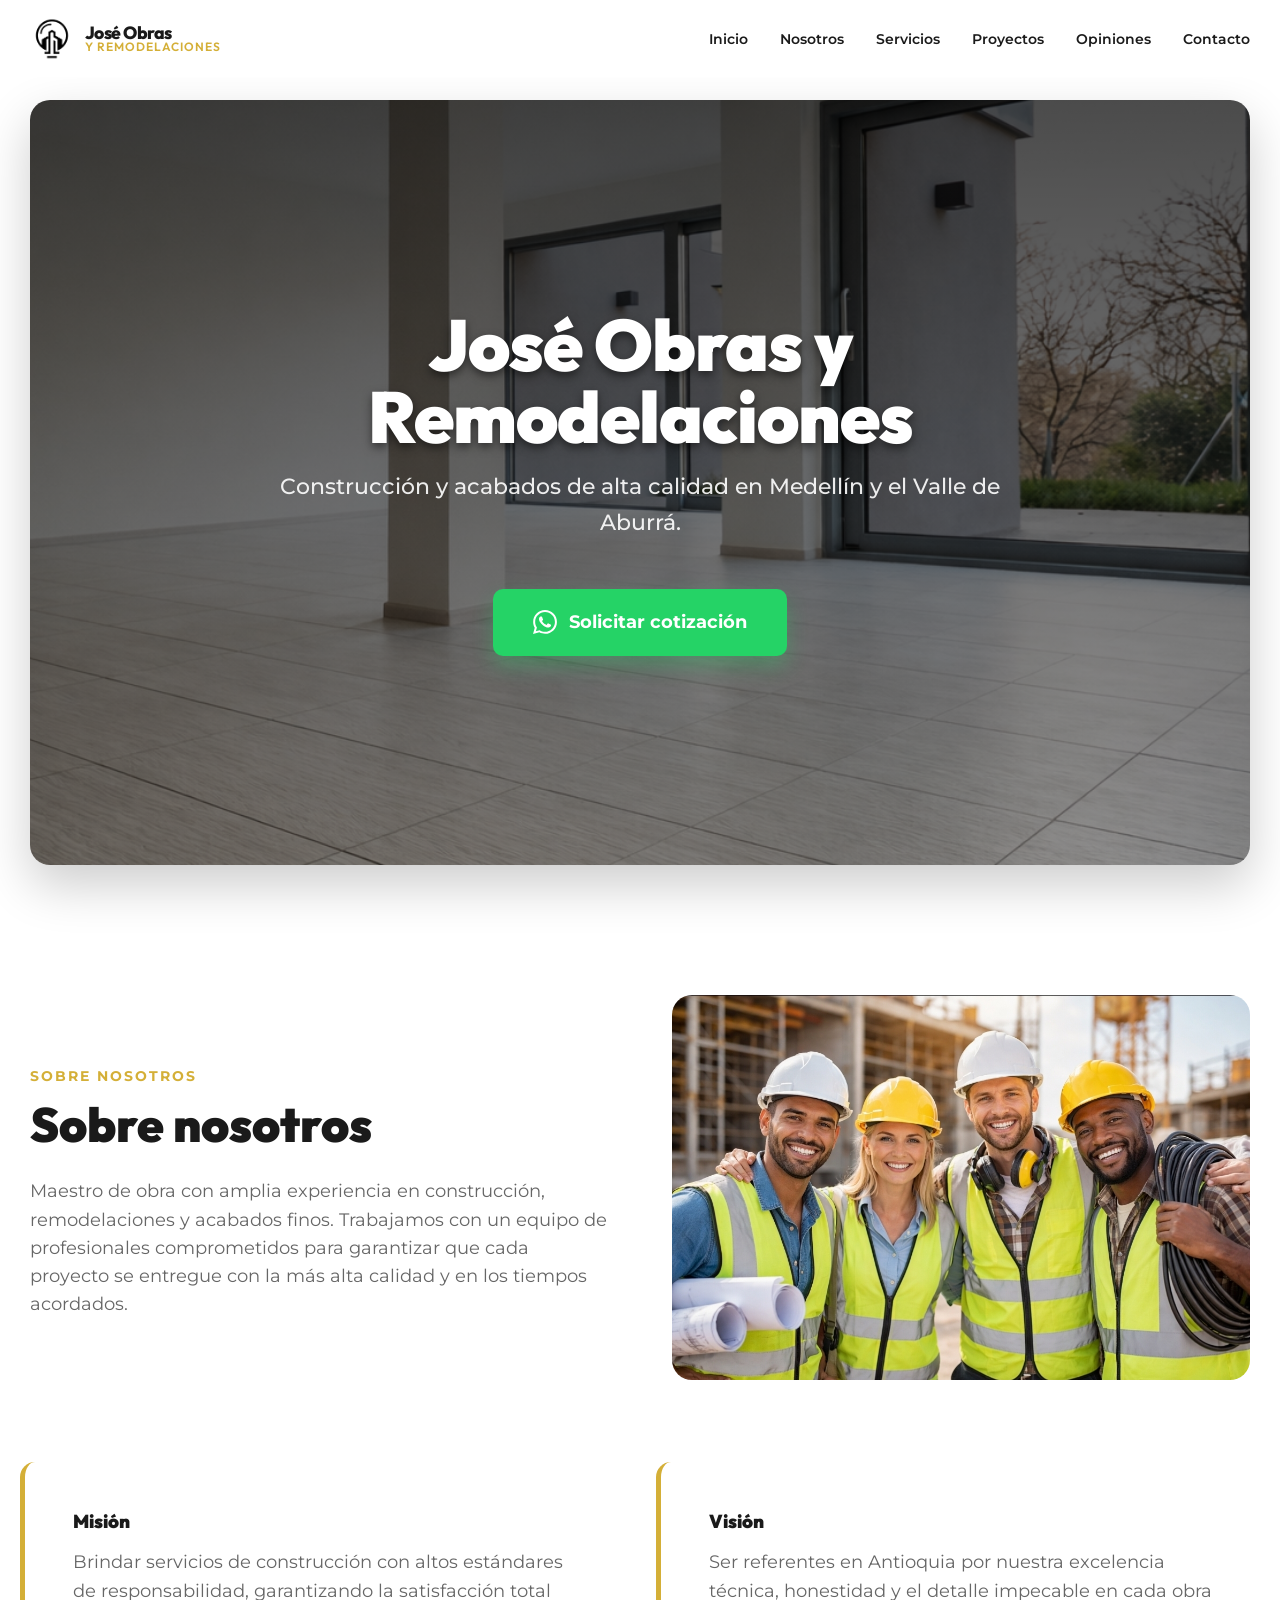
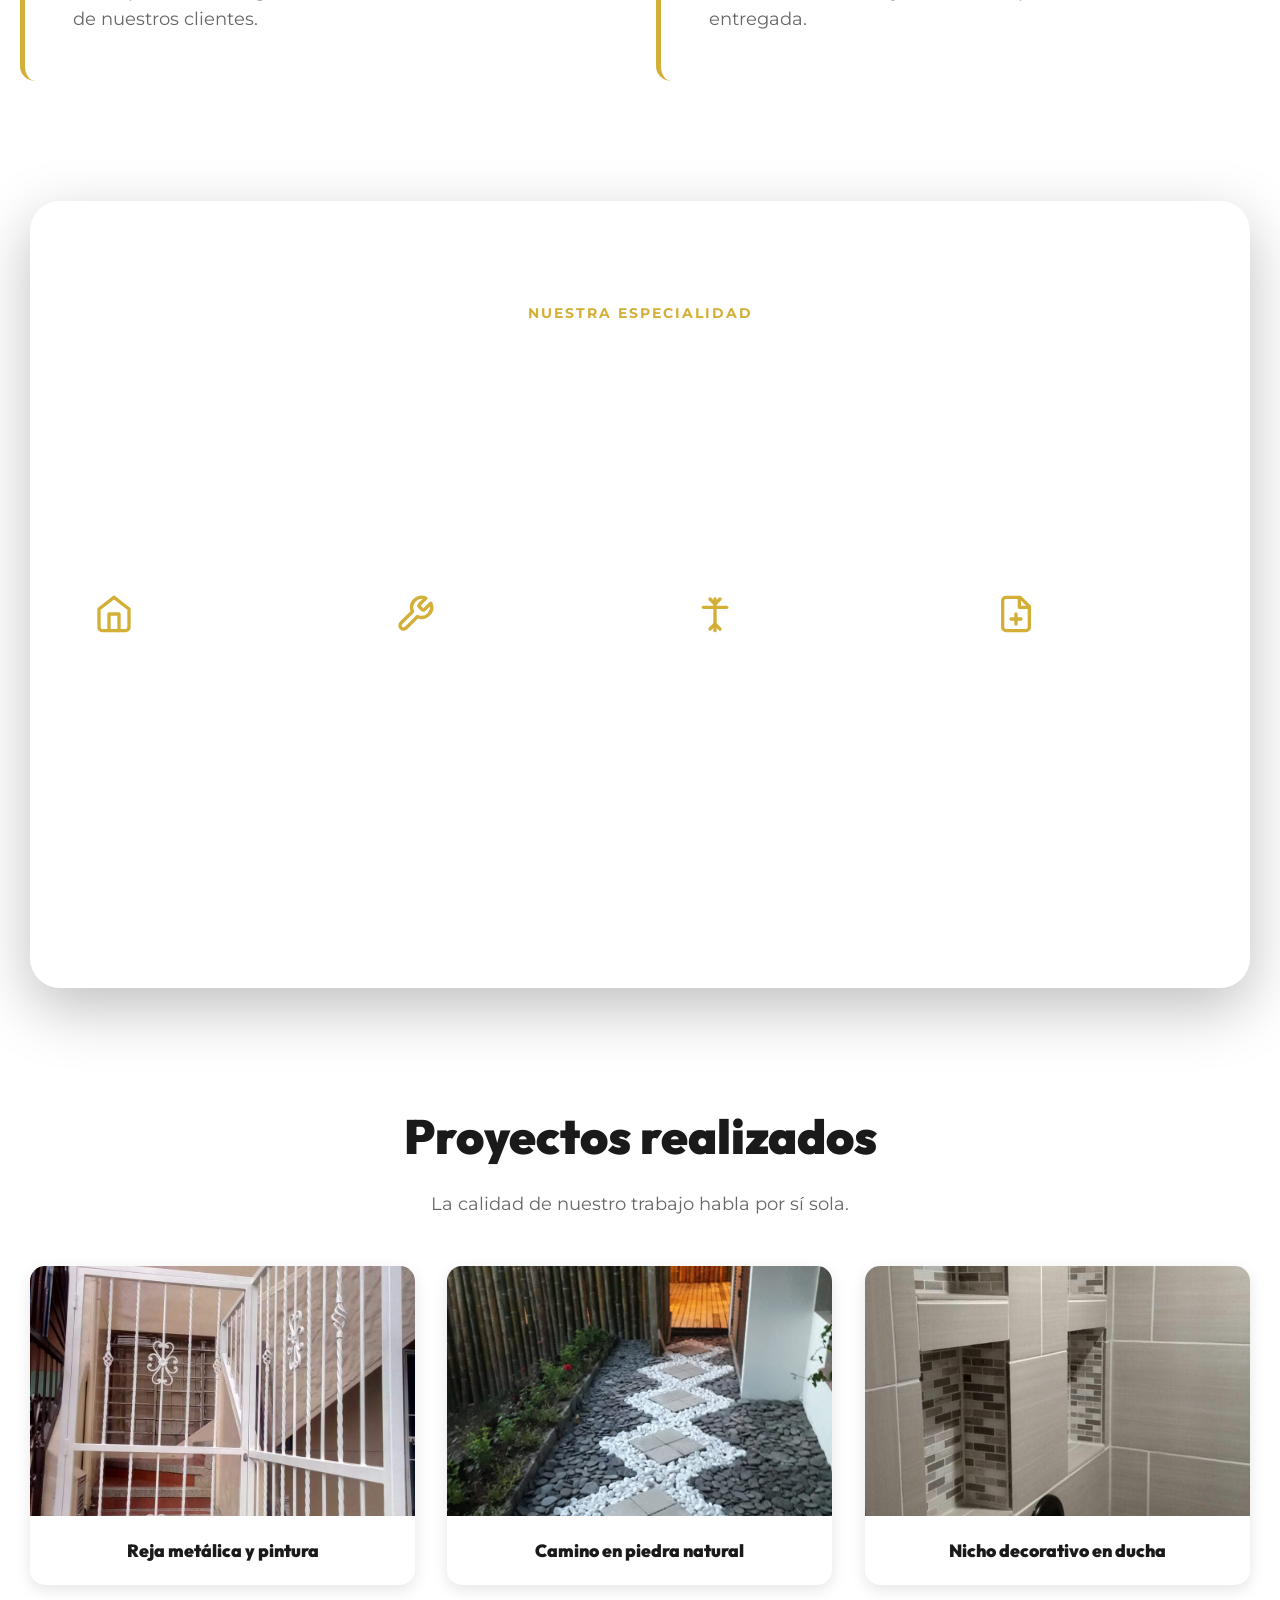
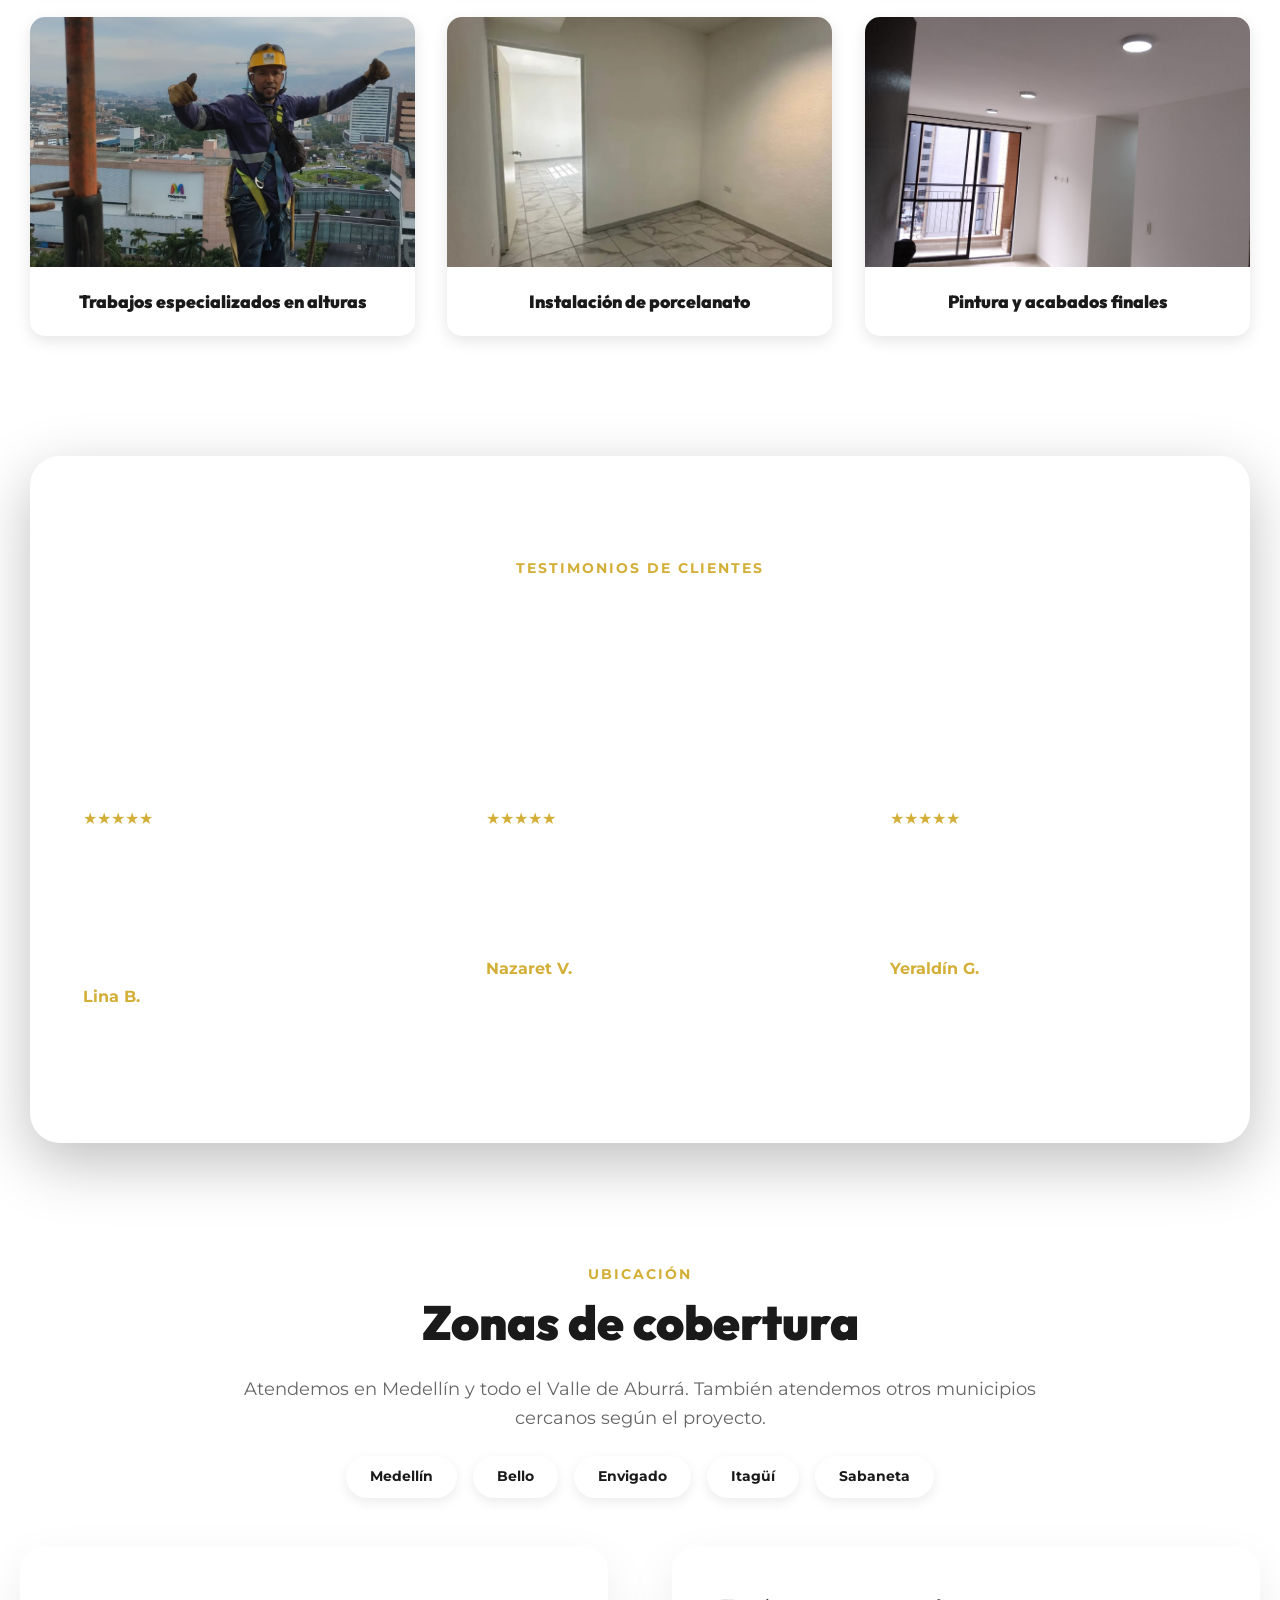
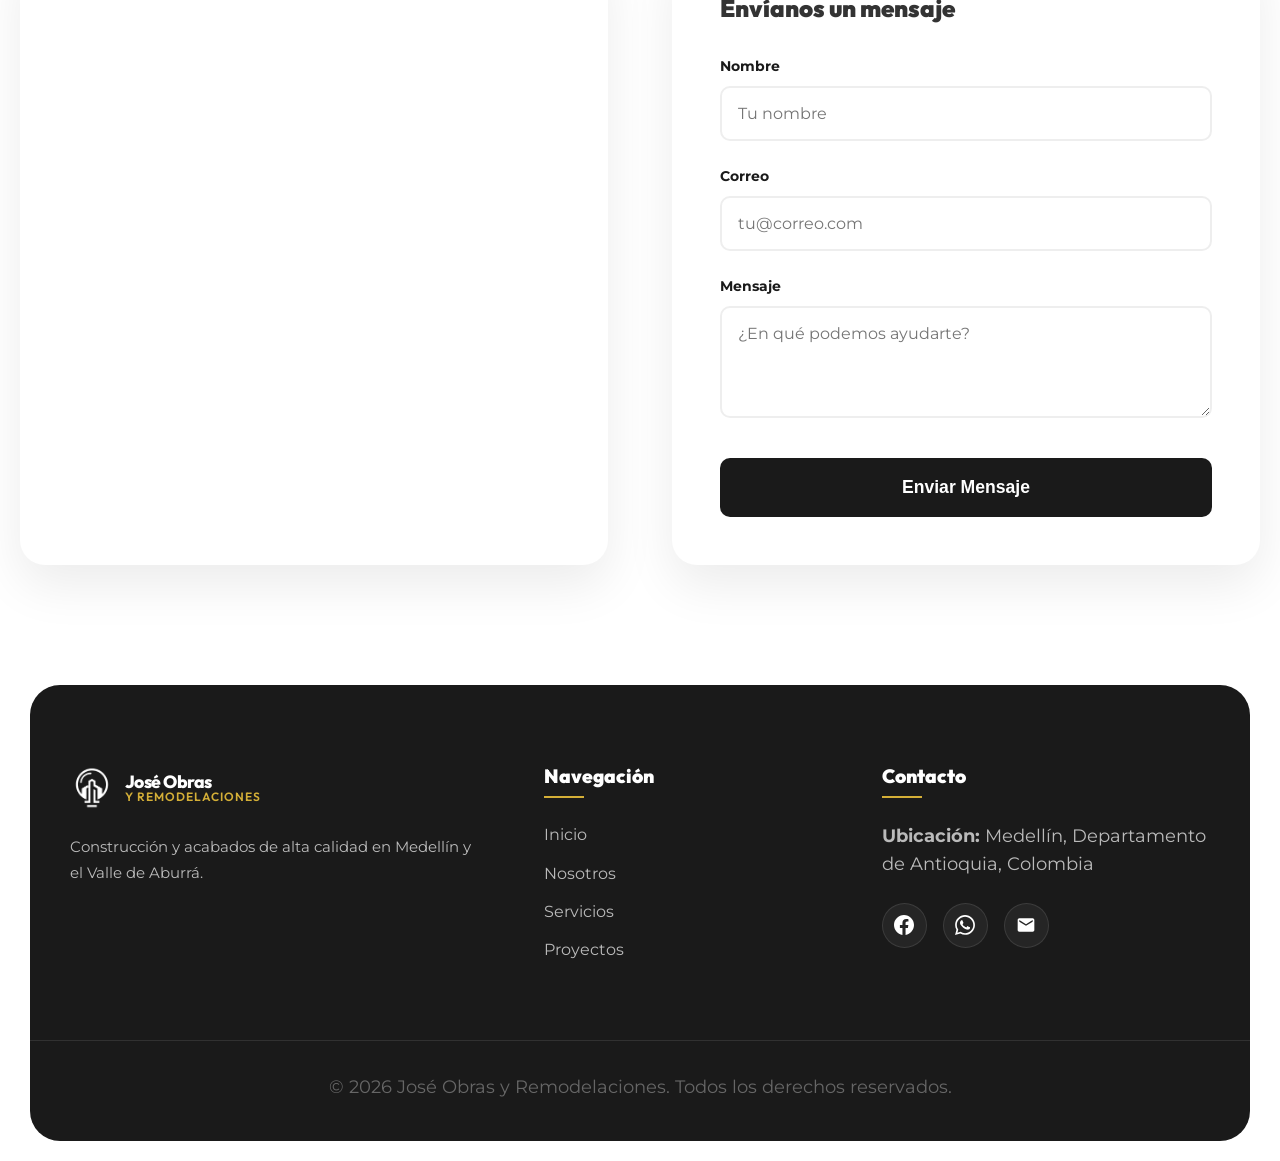
<file: index.html>
<!DOCTYPE html>
<html lang="es">

<head>
  <meta charset="UTF-8">
  <meta name="viewport" content="width=device-width, initial-scale=1.0">
  <title>Servicios de Construcción Profesional</title>
  <link rel="stylesheet" href="02-estilos.css">
  <link href="https://fonts.googleapis.com/css2?family=Montserrat:wght@400;700&family=Outfit:wght@700&display=swap"
    rel="stylesheet">
  <link rel="icon" type="image/png" href="04-imagen.img/85005.png">
</head>

<body>

  <nav class="menu-principal">
    <div class="nav-container">
      <div class="nav-brand">
        <img src="04-imagen.img/85005.png" alt="Logo" class="nav-logo">
        <div class="nav-title">
          <span>José Obras</span>
          <span class="title-accent">y Remodelaciones</span>
        </div>
      </div>
      <div class="hamburger" id="hamburger">☰</div>
      <ul class="nav-links" id="nav-links">
        <li><a href="#inicio">Inicio</a></li>
        <li><a href="#sobre">Nosotros</a></li>
        <li><a href="#servicios">Servicios</a></li>
        <li><a href="#proyectos">Proyectos</a></li>
        <li><a href="#opiniones">Opiniones</a></li>
        <li><a href="#contacto">Contacto</a></li>
      </ul>
    </div>
  </nav>

  <main>
    <!-- PORTADA -->
    <section id="inicio" class="hero-section">
      <div class="hero-text">
        <h1 class="hero-title">José Obras y Remodelaciones</h1>
        <p class="hero-description">
          Construcción y acabados de alta calidad en Medellín y el Valle de Aburrá.
        </p>
        <div class="cta-container">
          <a href="https://wa.me/573157503478?text=Hola%20quiero%20solicitar%20una%20cotización" class="boton-whatsapp"
            target="_blank">
            <svg class="wa-icon" xmlns="http://www.w3.org/2000/svg" width="24" height="24" viewBox="0 0 24 24"
              fill="currentColor">
              <path
                d="M.057 24l1.687-6.163c-1.041-1.804-1.588-3.849-1.587-5.946.003-6.556 5.338-11.891 11.893-11.891 3.181.001 6.167 1.24 8.413 3.488 2.245 2.248 3.481 5.236 3.48 8.414-.003 6.557-5.338 11.892-11.893 11.892-1.99-.001-3.951-.5-5.688-1.448l-6.305 1.654zm6.597-3.807c1.676.995 3.276 1.591 5.392 1.592 5.448 0 9.886-4.434 9.889-9.885.002-5.462-4.415-9.89-9.881-9.892-5.452 0-9.887 4.434-9.89 9.884-.001 2.225.651 3.891 1.746 5.634l-.999 3.648 3.743-.981zm11.387-5.464c-.074-.124-.272-.198-.57-.347-.297-.149-1.758-.868-2.031-.967-.272-.099-.47-.149-.669.149-.198.297-.768.967-.941 1.165-.173.198-.347.223-.644.074-.297-.149-1.255-.462-2.39-1.475-.883-.788-1.48-1.761-1.653-2.059-.173-.297-.018-.458.13-.606.134-.133.297-.347.446-.521.149-.174.198-.298.298-.497.099-.198.05-.372-.025-.521-.075-.149-.669-1.612-.916-2.207-.242-.579-.487-.501-.669-.51l-.57-.01c-.198 0-.52.074-.792.372s-1.04 1.016-1.04 2.479 1.065 2.856 1.213 3.054c.149.198 2.095 3.2 5.076 4.487.709.306 1.263.489 1.694.626.712.226 1.36.194 1.872.118.571-.085 1.758-.719 2.006-1.413.248-.695.248-1.29.173-1.414z" />
            </svg>
            Solicitar cotización
          </a>
        </div>
      </div>
    </section>

    <!-- SOBRE NOSOTROS -->
    <section id="sobre" class="section-padding">
      <div class="container">
        <div class="container-grid">
          <div class="text-content">
            <span class="section-subtitle">Sobre nosotros</span>
            <h2>Sobre nosotros</h2>
            <p>
              Maestro de obra con amplia experiencia en construcción, remodelaciones y acabados finos.
              Trabajamos con un equipo de profesionales comprometidos para garantizar que cada proyecto
              se entregue con la más alta calidad y en los tiempos acordados.
            </p>
          </div>
          <div class="image-content">
            <img src="04-imagen.img/Equipo.jpg" alt="Nuestro equipo" class="img-styled">
          </div>
        </div>

        <div class="mission-vision-container">
          <div class="card-modern">
            <h3>Misión</h3>
            <p>Brindar servicios de construcción con altos estándares de responsabilidad, garantizando la satisfacción
              total de nuestros clientes.</p>
          </div>
          <div class="card-modern">
            <h3>Visión</h3>
            <p>Ser referentes en Antioquia por nuestra excelencia técnica, honestidad y el detalle impecable en cada
              obra
              entregada.</p>
          </div>
        </div>
      </div>
    </section>

    <!-- SERVICIOS -->
    <section id="servicios" class="section-padding service-bg">
      <div class="container">
        <div class="section-header-centered">
          <span class="section-subtitle">Nuestra especialidad</span>
          <h2 class="text-white">Servicios profesionales</h2>
          <p style="color: rgba(255, 255, 255, 0.7); max-width: 600px; margin: 0 auto;">Ofrecemos soluciones integrales
            de alta calidad para transformar sus ideas en realidad, garantizando excelencia en cada detalle.</p>
        </div>
        <div class="services-grid">
          <div class="service-item">
            <div class="service-icon">
              <svg xmlns="http://www.w3.org/2000/svg" width="40" height="40" viewBox="0 0 24 24" fill="none"
                stroke="currentColor" stroke-width="2" stroke-linecap="round" stroke-linejoin="round">
                <path d="M3 9l9-7 9 7v11a2 2 0 0 1-2 2H5a2 2 0 0 1-2-2z"></path>
                <polyline points="9 22 9 12 15 12 15 22"></polyline>
              </svg>
            </div>
            <h3>Construcción General</h3>
            <p>Casas y apartamentos desde los cimientos con los más altos estándares.</p>
          </div>

          <div class="service-item">
            <div class="service-icon">
              <svg xmlns="http://www.w3.org/2000/svg" width="40" height="40" viewBox="0 0 24 24" fill="none"
                stroke="currentColor" stroke-width="2" stroke-linecap="round" stroke-linejoin="round">
                <path
                  d="M14.7 6.3a1 1 0 0 0 0 1.4l1.6 1.6a1 1 0 0 0 1.4 0l3.77-3.77a6 6 0 0 1-7.94 7.94l-6.91 6.91a2.12 2.12 0 0 1-3-3l6.91-6.91a6 6 0 0 1 7.94-7.94l-3.76 3.76z">
                </path>
              </svg>
            </div>
            <h3>Remodelaciones</h3>
            <p>Transformamos cocinas, baños y áreas sociales en espacios de ensueño.</p>
          </div>

          <div class="service-item">
            <div class="service-icon">
              <svg xmlns="http://www.w3.org/2000/svg" width="40" height="40" viewBox="0 0 24 24" fill="none"
                stroke="currentColor" stroke-width="2" stroke-linecap="round" stroke-linejoin="round">
                <path d="M12 3v19"></path>
                <path d="M5 8h14"></path>
                <path d="M15 21l-3-3-3 3"></path>
                <path d="M9 3l3 3 3-3"></path>
              </svg>
            </div>
            <h3>Acabados Premium</h3>
            <p>Detalles en porcelanato, pintura y carpintería que marcan la diferencia.</p>
          </div>

          <div class="service-item">
            <div class="service-icon">
              <svg xmlns="http://www.w3.org/2000/svg" width="40" height="40" viewBox="0 0 24 24" fill="none"
                stroke="currentColor" stroke-width="2" stroke-linecap="round" stroke-linejoin="round">
                <path d="M14.5 2H6a2 2 0 0 0-2 2v16a2 2 0 0 0 2 2h12a2 2 0 0 0 2-2V7.5L14.5 2z"></path>
                <polyline points="14 2 14 8 20 8"></polyline>
                <path d="M12 18v-6"></path>
                <path d="M9 15h6"></path>
              </svg>
            </div>
            <h3>Mantenimiento</h3>
            <p>Servicios de plomería, electricidad y reparaciones con garantía total.</p>
          </div>
        </div>
      </div>
    </section>

    <!-- TRABAJOS -->
    <section id="proyectos" class="section-padding">
      <div class="container">
        <h2>Proyectos realizados</h2>
        <p class="section-description">La calidad de nuestro trabajo habla por sí sola.</p>
        <div class="projects-grid">
          <a href="proximamente.html" class="project-card">
            <div class="img-wrapper"><img src="04-imagen.img/Im 1.jpg" alt="Proyecto 1"></div>
            <div class="project-info">
              <h4>Reja metálica y pintura</h4>
            </div>
          </a>
          <a href="proximamente.html" class="project-card">
            <div class="img-wrapper"><img src="04-imagen.img/Im 2.jpg" alt="Proyecto 2"></div>
            <div class="project-info">
              <h4>Camino en piedra natural</h4>
            </div>
          </a>
          <a href="proximamente.html" class="project-card">
            <div class="img-wrapper"><img src="04-imagen.img/Im 3.jpg" alt="Proyecto 3"></div>
            <div class="project-info">
              <h4>Nicho decorativo en ducha</h4>
            </div>
          </a>
          <a href="proximamente.html" class="project-card">
            <div class="img-wrapper"><img src="04-imagen.img/Im 4.jpg" alt="Proyecto 4"></div>
            <div class="project-info">
              <h4>Trabajos especializados en alturas</h4>
            </div>
          </a>
          <a href="proximamente.html" class="project-card">
            <div class="img-wrapper"><img src="04-imagen.img/Im 6.jpg" alt="Proyecto 5"></div>
            <div class="project-info">
              <h4>Instalación de porcelanato</h4>
            </div>
          </a>
          <a href="proximamente.html" class="project-card">
            <div class="img-wrapper"><img src="04-imagen.img/Im 7.jpg" alt="Proyecto 6"></div>
            <div class="project-info">
              <h4>Pintura y acabados finales</h4>
            </div>
          </a>
        </div>
      </div>
    </section>

    <!-- OPINIONES -->
    <section id="opiniones" class="section-padding testimonial-bg">
      <div class="container">
        <div class="section-header-centered">
          <span class="section-subtitle">Testimonios de clientes</span>
          <h2 class="text-white">Confianza y resultados</h2>
          <p style="color: rgba(255, 255, 255, 0.7); max-width: 600px; margin: 0 auto;">La satisfacción de nuestros
            clientes es el reflejo de nuestro compromiso con la excelencia y la honestidad en cada obra.</p>
        </div>
        <div class="testimonials-grid">
          <div class="testimonial-card">
            <div class="stars">★★★★★</div>
            <p>"Excelente servicio, muy cumplidos y el trabajo quedó hermoso. Totalmente recomendados."</p>
            <span class="client-name">Lina B.</span>
          </div>
          <div class="testimonial-card">
            <div class="stars">★★★★★</div>
            <p>"Gran trabajo, se nota la responsabilidad y la experiencia en cada detalle."</p>
            <span class="client-name">Nazaret V.</span>
          </div>
          <div class="testimonial-card">
            <div class="stars">★★★★★</div>
            <p>"Muy buen trabajo y atención. Quedé muy satisfecha con el resultado."</p>
            <span class="client-name">Yeraldín G.</span>
          </div>
        </div>
      </div>
    </section>

    <!-- CONTACTO Y COBERTURA -->
    <section id="contacto" class="section-padding">
      <div class="container">
        <!-- Encabezado de Sección Centrado -->
        <div class="section-header-centered">
          <span class="section-subtitle">Ubicación</span>
          <h2>Zonas de cobertura</h2>
          <p class="section-description">Atendemos en Medellín y todo el Valle de Aburrá. También atendemos otros
            municipios cercanos según el proyecto.</p>

          <div class="mini-zones-list centered">
            <ul>
              <li>Medellín</li>
              <li>Bello</li>
              <li>Envigado</li>
              <li>Itagüí</li>
              <li>Sabaneta</li>
            </ul>
          </div>
        </div>

        <div class="contact-combined-grid">
          <!-- Lado Izquierdo: Mapa -->
          <div class="contact-map-side">
            <div class="contact-map-wrapper">
              <iframe
                src="https://www.google.com/maps/embed?pb=!1m18!1m12!1m3!1d126916.03759972322!2d-75.65125211244342!3d6.244198818816827!2m3!1f0!2f0!3f0!3m2!1i1024!2i768!4f13.1!3m3!1m2!1s0x8e4428dfb80fad05%3A0x42137cfcc7b53b56!2sMedell%C3%ADn%2C%20Antioquia!5e0!3m2!1ses!2sco!4v1713950000000!5m2!1ses!2sco"
                width="100%" height="100%" style="border:0;" allowfullscreen="" loading="lazy"
                referrerpolicy="no-referrer-when-downgrade">
              </iframe>
            </div>
          </div>

          <!-- Lado Derecho: Formulario -->
          <div class="contact-form-side">
            <div class="form-card">
              <h3>Envíanos un mensaje</h3>
              <form action="https://formsubmit.co/joseobras@email.com" method="POST" class="contact-form">
                <input type="text" name="_honey" style="display:none">
                <input type="hidden" name="_captcha" value="false">

                <div class="form-group">
                  <label for="name">Nombre</label>
                  <input type="text" name="name" id="name" placeholder="Tu nombre" required>
                </div>

                <div class="form-group">
                  <label for="email">Correo</label>
                  <input type="email" name="email" id="email" placeholder="tu@correo.com" required>
                </div>

                <div class="form-group">
                  <label for="message">Mensaje</label>
                  <textarea name="message" id="message" rows="4" placeholder="¿En qué podemos ayudarte?"
                    required></textarea>
                </div>

                <button type="submit" class="boton-enviar">Enviar Mensaje</button>
              </form>
            </div>
          </div>
        </div>
      </div>
    </section>
  </main>

  <footer class="main-footer">
    <div class="container">
      <div class="footer-grid">
        <!-- Columna 1: Marca -->
        <div class="footer-brand">
          <div class="nav-brand" style="margin-bottom: 1.5rem;">
            <img src="04-imagen.img/85005.png" alt="Logo" class="nav-logo">
            <div class="nav-title">
              <span>José Obras</span>
              <span class="title-accent">y Remodelaciones</span>
            </div>
          </div>
          <p class="footer-tagline">Construcción y acabados de alta calidad en Medellín y el Valle de Aburrá.</p>
        </div>

        <!-- Columna 2: Enlaces Rápidos -->
        <div class="footer-links">
          <h4>Navegación</h4>
          <ul>
            <li><a href="#inicio">Inicio</a></li>
            <li><a href="#sobre">Nosotros</a></li>
            <li><a href="#servicios">Servicios</a></li>
            <li><a href="#proyectos">Proyectos</a></li>
          </ul>
        </div>

        <!-- Columna 3: Contacto -->
        <div class="footer-contact">
          <h4>Contacto</h4>
          <p><strong>Ubicación:</strong> Medellín, Departamento de Antioquia, Colombia</p>
          <div class="social-links">
            <a href="https://www.facebook.com/share/1Apedi3o7R/" target="_blank" class="social-icon"
              aria-label="Facebook">
              <svg xmlns="http://www.w3.org/2000/svg" width="20" height="20" viewBox="0 0 24 24" fill="currentColor">
                <path
                  d="M24 12.073c0-6.627-5.373-12-12-12s-12 5.373-12 12c0 5.99 4.388 10.954 10.125 11.854v-8.385H7.078v-3.469h3.047V9.43c0-3.007 1.792-4.669 4.533-4.669 1.312 0 2.686.235 2.686.235v2.953H15.83c-1.491 0-1.956.925-1.956 1.874v2.25h3.328l-.532 3.469h-2.796v8.385C19.612 23.027 24 18.062 24 12.073z" />
              </svg>
            </a>
            <a href="https://wa.me/573157503478" target="_blank" class="social-icon" aria-label="WhatsApp">
              <svg xmlns="http://www.w3.org/2000/svg" width="20" height="20" viewBox="0 0 24 24" fill="currentColor">
                <path
                  d="M.057 24l1.687-6.163c-1.041-1.804-1.588-3.849-1.587-5.946.003-6.556 5.338-11.891 11.893-11.891 3.181.001 6.167 1.24 8.413 3.488 2.245 2.248 3.481 5.236 3.48 8.414-.003 6.557-5.338 11.892-11.893 11.892-1.99-.001-3.951-.5-5.688-1.448l-6.305 1.654zm6.597-3.807c1.676.995 3.276 1.591 5.392 1.592 5.448 0 9.886-4.434 9.889-9.885.002-5.462-4.415-9.89-9.881-9.892-5.452 0-9.887 4.434-9.89 9.884-.001 2.225.651 3.891 1.746 5.634l-.999 3.648 3.743-.981zm11.387-5.464c-.074-.124-.272-.198-.57-.347-.297-.149-1.758-.868-2.031-.967-.272-.099-.47-.149-.669.149-.198.297-.768.967-.941 1.165-.173.198-.347.223-.644.074-.297-.149-1.255-.462-2.39-1.475-.883-.788-1.48-1.761-1.653-2.059-.173-.297-.018-.458.13-.606.134-.133.297-.347.446-.521.149-.174.198-.298.298-.497.099-.198.05-.372-.025-.521-.075-.149-.669-1.612-.916-2.207-.242-.579-.487-.501-.669-.51l-.57-.01c-.198 0-.52.074-.792.372s-1.04 1.016-1.04 2.479 1.065 2.856 1.213 3.054c.149.198 2.095 3.2 5.076 4.487.709.306 1.263.489 1.694.626.712.226 1.36.194 1.872.118.571-.085 1.758-.719 2.006-1.413.248-.695.248-1.29.173-1.414z" />
              </svg>
            </a>
            <a href="mailto:joseobras@email.com" class="social-icon" aria-label="Correo electrónico">
              <svg xmlns="http://www.w3.org/2000/svg" width="20" height="20" viewBox="0 0 24 24" fill="currentColor">
                <path
                  d="M20 4H4c-1.1 0-1.99.9-1.99 2L2 18c0 1.1.9 2 2 2h16c1.1 0 2-.9 2-2V6c0-1.1-.9-2-2-2zm0 4l-8 5-8-5V6l8 5 8-5v2z" />
              </svg>
            </a>
          </div>
        </div>
      </div>

      <div class="footer-bottom">
        <p>© 2026 José Obras y Remodelaciones. Todos los derechos reservados.</p>
      </div>
    </div>
  </footer>

  <script src="03-script.js"></script>
</body>

</html>
</file>
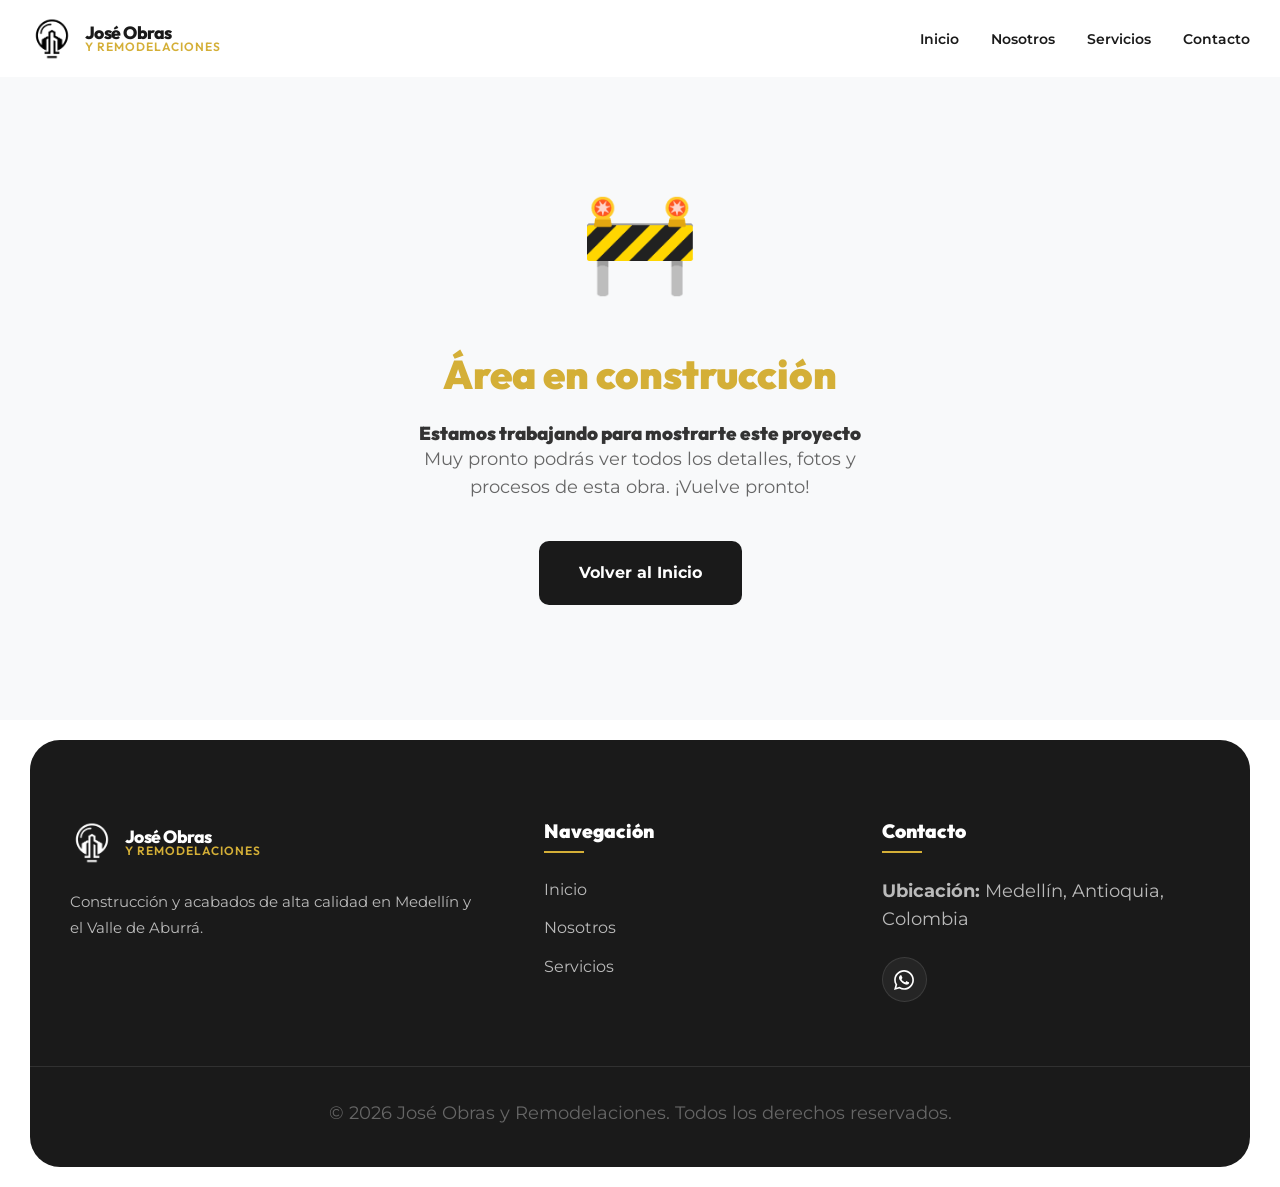
<file: proximamente.html>
<!DOCTYPE html>
<html lang="es">

<head>
  <meta charset="UTF-8">
  <meta name="viewport" content="width=device-width, initial-scale=1.0">
  <title>Área en construcción - José Obras y Remodelaciones</title>
  <link rel="stylesheet" href="02-estilos.css">
  <link href="https://fonts.googleapis.com/css2?family=Montserrat:wght@400;700&family=Outfit:wght@700&display=swap"
    rel="stylesheet">
  <link rel="icon" type="image/png" href="04-imagen.img/85005.png">
</head>

<body>

  <nav class="menu-principal">
    <div class="nav-container">
      <div class="nav-brand">
        <img src="04-imagen.img/85005.png" alt="Logo" class="nav-logo">
        <div class="nav-title">
          <span>José Obras</span>
          <span class="title-accent">y Remodelaciones</span>
        </div>
      </div>
      <ul class="nav-links">
        <li><a href="index.html">Inicio</a></li>
        <li><a href="index.html#sobre">Nosotros</a></li>
        <li><a href="index.html#servicios">Servicios</a></li>
        <li><a href="index.html#contacto">Contacto</a></li>
      </ul>
    </div>
  </nav>

  <main>
    <section class="construction-section">
      <div class="container">
        <div class="error-content">
          <span class="construction-icon">🚧</span>
          <h2>Área en construcción</h2>
          <h3>Estamos trabajando para mostrarte este proyecto</h3>
          <p>Muy pronto podrás ver todos los detalles, fotos y procesos de esta obra. ¡Vuelve pronto!</p>
          <a href="index.html" class="boton-retroceso">Volver al Inicio</a>
        </div>
      </div>
    </section>
  </main>

  <footer class="main-footer">
    <div class="container">
      <div class="footer-grid">
        <div class="footer-brand">
          <div class="nav-brand" style="margin-bottom: 1.5rem;">
            <img src="04-imagen.img/85005.png" alt="Logo" class="nav-logo">
            <div class="nav-title">
              <span>José Obras</span>
              <span class="title-accent">y Remodelaciones</span>
            </div>
          </div>
          <p class="footer-tagline">Construcción y acabados de alta calidad en Medellín y el Valle de Aburrá.</p>
        </div>

        <div class="footer-links">
          <h4>Navegación</h4>
          <ul>
            <li><a href="index.html">Inicio</a></li>
            <li><a href="index.html#sobre">Nosotros</a></li>
            <li><a href="index.html#servicios">Servicios</a></li>
          </ul>
        </div>

        <div class="footer-contact">
          <h4>Contacto</h4>
          <p><strong>Ubicación:</strong> Medellín, Antioquia, Colombia</p>
          <div class="social-links">
            <a href="https://wa.me/573157503478" target="_blank" class="social-icon">
              <svg xmlns="http://www.w3.org/2000/svg" width="20" height="20" viewBox="0 0 24 24" fill="currentColor">
                <path
                  d="M.057 24l1.687-6.163c-1.041-1.804-1.588-3.849-1.587-5.946.003-6.556 5.338-11.891 11.893-11.891 3.181.001 6.167 1.24 8.413 3.488 2.245 2.248 3.481 5.236 3.48 8.414-.003 6.557-5.338 11.892-11.893 11.892-1.99-.001-3.951-.5-5.688-1.448l-6.305 1.654zm6.597-3.807c1.676.995 3.276 1.591 5.392 1.592 5.448 0 9.886-4.434 9.889-9.885.002-5.462-4.415-9.89-9.881-9.892-5.452 0-9.887 4.434-9.89 9.884-.001 2.225.651 3.891 1.746 5.634l-.999 3.648 3.743-.981zm11.387-5.464c-.074-.124-.272-.198-.57-.347-.297-.149-1.758-.868-2.031-.967-.272-.099-.47-.149-.669.149-.198.297-.768.967-.941 1.165-.173.198-.347.223-.644.074-.297-.149-1.255-.462-2.39-1.475-.883-.788-1.48-1.761-1.653-2.059-.173-.297-.018-.458.13-.606.134-.133.297-.347.446-.521.149-.174.198-.298.298-.497.099-.198.05-.372-.025-.521-.075-.149-.669-1.612-.916-2.207-.242-.579-.487-.501-.669-.51l-.57-.01c-.198 0-.52.074-.792.372s-1.04 1.016-1.04 2.479 1.065 2.856 1.213 3.054c.149.198 2.095 3.2 5.076 4.487.709.306 1.263.489 1.694.626.712.226 1.36.194 1.872.118.571-.085 1.758-.719 2.006-1.413.248-.695.248-1.29.173-1.414z" />
              </svg>
            </a>
          </div>
        </div>
      </div>

      <div class="footer-bottom">
        <p>© 2026 José Obras y Remodelaciones. Todos los derechos reservados.</p>
      </div>
    </div>
  </footer>

</body>

</html>
</file>
<file: 02-estilos.css>
/* 
   DESIGN SYSTEM: José Obras y Remodelaciones
   Professional, Solid, Reliable
*/

:root {
  /* Colors */
  --primary: #D4AF37;
  /* Gold / Construction Accent */
  --primary-dark: #B08D26;
  --dark: #1A1A1A;
  /* Charcoal Black */
  --dark-soft: #2D2D2D;
  --light: #F8F9FA;
  --white: #FFFFFF;
  --accent: #1F8F8F;
  /* Teal accent from original */
  --text-main: #333333;
  --text-muted: #666666;

  /* Spacing */
  --section-padding: 100px 20px;
  --container-width: 1300px;

  /* Transitions */
  --transition: all 0.3s cubic-bezier(0.4, 0, 0.2, 1);
}

/* Base Styles */
* {
  box-sizing: border-box;
  margin: 0;
  padding: 0;
}

html {
  scroll-behavior: smooth;
}

body {
  font-family: 'Montserrat', sans-serif;
  line-height: 1.6;
  color: var(--text-main);
  background-color: var(--white);
  overflow-x: hidden;
}

/* Typography */
h1,
h2,
h3,
h4 {
  font-family: 'Outfit', sans-serif;
  font-weight: 900;
  line-height: 1.2;
}

h2 {
  font-size: clamp(2rem, 5vw, 3rem);
  margin-bottom: 1.5rem;
  color: var(--dark);
  text-align: center;
}

p {
  font-size: 1.1rem;
  color: var(--text-muted);
}

.section-subtitle {
  display: block;
  text-align: center;
  color: var(--primary);
  text-transform: uppercase;
  letter-spacing: 2px;
  font-weight: 700;
  font-size: 0.9rem;
  margin-bottom: 0.5rem;
}

/* Navigation */
.menu-principal {
  position: fixed;
  top: 0;
  width: 100%;
  z-index: 1000;
  background: rgba(255, 255, 255, 0.95);
  backdrop-filter: blur(10px);
  padding: 1rem 0;
  transition: var(--transition);
  box-shadow: none;
}

.menu-principal.scrolled {
  padding: 0.6rem 0;
  box-shadow: 0 4px 20px rgba(0, 0, 0, 0.08);
}

.nav-container {
  max-width: var(--container-width);
  margin: 0 auto;
  display: flex;
  justify-content: space-between;
  align-items: center;
  padding: 0 30px;
}

.nav-brand {
  display: flex;
  align-items: center;
  gap: 12px;
  /* Espacio entre logo y texto */
  text-decoration: none;
}

.nav-logo {
  height: 45px;
  width: auto;
  transition: var(--transition);
  filter: brightness(0);
}

.nav-title {
  display: flex;
  flex-direction: column;
  line-height: 1;
  /* Reduce espacio entre líneas */
  font-family: 'Outfit', sans-serif;
}

.nav-title span:first-child {
  font-size: 1.1rem;
  font-weight: 800;
  color: var(--dark);
  letter-spacing: -0.5px;
}

.nav-title .title-accent {
  font-size: 0.75rem;
  font-weight: 600;
  text-transform: uppercase;
  color: var(--primary);
  letter-spacing: 1px;
}

.nav-links {
  display: flex;
  gap: 2rem;
  list-style: none;
}

.nav-links a {
  color: var(--dark);
  text-decoration: none;
  font-weight: 600;
  font-size: 0.9rem;
  transition: var(--transition);
  position: relative;
}

.nav-links a::after {
  content: '';
  position: absolute;
  bottom: -5px;
  left: 0;
  width: 0;
  height: 2px;
  background: var(--primary);
  transition: var(--transition);
}

.nav-links a:hover {
  color: var(--primary);
}

.nav-links a:hover::after {
  width: 100%;
}

.hamburger {
  display: none;
  color: var(--dark);
  font-size: 1.5rem;
  cursor: pointer;
}

/* Hero Section */
.hero-section {
  position: relative;
  height: 85vh;
  min-height: 550px;
  max-width: calc(100% - 60px);
  width: calc(100% - 40px);
  margin: 100px auto 20px;
  background: linear-gradient(rgba(0, 0, 0, 0.7), rgba(0, 0, 0, 0.4)), url('04-imagen.img/Hero.png');
  background-size: cover;
  background-position: center;
  display: flex;
  align-items: center;
  justify-content: center;
  text-align: center;
  color: var(--white);
  border-radius: 20px;
  overflow: hidden;
  box-shadow: 0 20px 50px rgba(0, 0, 0, 0.2);
}

.hero-text {
  padding: 20px;
  max-width: 900px;
  animation: fadeIn 1s ease-out;
}

.hero-title {
  font-size: clamp(3rem, 10vw, 4.5rem);
  line-height: 1;
  color: var(--white);
  letter-spacing: -1px;
  margin-bottom: 1rem;
  text-shadow: 0 4px 10px rgba(0, 0, 0, 0.5);
}

.hero-description {
  font-size: clamp(1.1rem, 3vw, 1.4rem);
  color: rgba(255, 255, 255, 0.9);
  max-width: 800px;
  margin: 0 auto 3rem;
  line-height: 1.6;
  font-weight: 500;
}

@keyframes fadeIn {
  from {
    opacity: 0;
    transform: translateY(20px);
  }

  to {
    opacity: 1;
    transform: translateY(0);
  }
}

/* Sections */
.section-padding {
  padding: var(--section-padding);
}

.section-description {
  text-align: center;
}

.alternate-bg {
  background-color: var(--light);
}

.container {
  max-width: var(--container-width);
  margin: 0 auto;
}

/* Layout Grids */
.container-grid {
  max-width: var(--container-width);
  margin: 0 auto;
  display: grid;
  grid-template-columns: 1fr 1fr;
  gap: 4rem;
  align-items: center;
  padding: 10px;
}

@media (min-width: 993px) {

  .text-content h2,
  .text-content .section-subtitle {
    text-align: left;
  }
}

.container-flex {
  max-width: var(--container-width);
  margin: 0 auto;
  display: flex;
  gap: 2rem;
}

/* Cards & Components */
.img-styled {
  width: 100%;
  border-radius: 20px;
  transition: var(--transition);
}

.mission-vision-container {
  display: flex;
  gap: 2rem;
  margin-top: 4rem;
}

.mission-vision-container .card-modern {
  flex: 1;
  padding: 3rem;
  border-radius: 15px;
  border-left: 5px solid var(--primary);
}

.mission-vision-container .card-modern h3 {
  margin-bottom: 1rem;
  color: var(--dark);
}

.card-modern {
  flex: 1;
  padding: 3rem;
  border-radius: 15px;
  border-left: 5px solid var(--primary);
}

.service-bg,
.testimonial-bg {
  color: var(--white);
  max-width: calc(100% - 60px);
  width: calc(100% - 40px);
  margin: 20px auto;
  border-radius: 30px;
  overflow: hidden;
  box-shadow: 0 20px 60px rgba(0, 0, 0, 0.25);
  border: 1px solid rgba(255, 255, 255, 0.03);
}

.service-bg {
  background:
    linear-gradient(rgba(17, 17, 17, 0.8), rgba(17, 17, 17, 0.9)),
    url('04-imagen.img/matthew-henry-VviFtDJakYk-unsplash.jpg');
  background-size: cover;
  background-position: center;
  background-attachment: fixed;
}

.testimonial-bg {
  background:
    linear-gradient(rgba(17, 17, 17, 0.8), rgba(17, 17, 17, 0.9)),
    url('04-imagen.img/victor-iaquA2snPbk-unsplash.jpg');
  background-size: cover;
  background-position: center;
  background-attachment: fixed;
}

.text-white {
  color: var(--white);
}

.services-grid {
  display: grid;
  grid-template-columns: repeat(auto-fit, minmax(280px, 1fr));
  gap: 2.5rem;
  margin-top: 4rem;
}

.service-item {
  background: rgba(255, 255, 255, 0.05);
  padding: 3.5rem 2.5rem;
  border-radius: 20px;
  backdrop-filter: blur(5px);
  position: relative;
  overflow: hidden;
  transition: var(--transition);
}

@media (min-width: 1022px) {
  .services-grid {
    grid-template-columns: repeat(4, 1fr);
    gap: 1.5rem;
  }

  .service-item {
    padding: 2.5rem 1.5rem;
  }
}

.service-icon {
  color: var(--primary);
  margin-bottom: 2rem;
  display: inline-block;
  padding: 1.2rem;
  border-radius: 15px;
}

.service-number {
  position: absolute;
  top: 20px;
  right: 25px;
  font-family: 'Outfit', sans-serif;
  font-size: 3rem;
  font-weight: 900;
  color: rgba(255, 255, 255, 0.03);
  line-height: 1;
}

.service-item h3 {
  color: var(--white);
  font-size: 1.4rem;
  margin-bottom: 1.2rem;
  font-family: 'Outfit', sans-serif;
}

.service-item p {
  color: rgba(255, 255, 255, 0.6);
  font-size: 1rem;
  line-height: 1.7;
}

/* Projects */
.projects-grid {
  display: grid;
  grid-template-columns: repeat(auto-fill, minmax(350px, 1fr));
  gap: 2rem;
  padding: 0 10px;
  margin-top: 3rem;
}

.project-card {
  background: var(--white);
  border-radius: 15px;
  overflow: hidden;
  box-shadow: 0 5px 15px rgba(0, 0, 0, 0.1);
  transition: var(--transition);
  display: block;
  text-decoration: none;
  will-change: transform;
}

.project-card:hover {
  transform: translateY(-10px);
  box-shadow: 0 20px 40px rgba(0, 0, 0, 0.15);
}

.img-wrapper {
  height: 250px;
  overflow: hidden;
}

.img-wrapper img {
  width: 100%;
  height: 100%;
  object-fit: cover;
}

.project-info {
  padding: 1.5rem;
  text-align: center;
}

.project-info h4 {
  font-size: 1.1rem;
  color: var(--dark);
}

/* Testimonials */
.testimonials-grid {
  display: grid;
  grid-template-columns: repeat(auto-fit, minmax(300px, 1fr));
  gap: 2rem;
  margin-top: 3rem;
}

.testimonial-card {
  background: rgba(255, 255, 255, 0.05);
  padding: 2rem;
  border-radius: 15px;
  backdrop-filter: blur(5px);
  /* border: 1px solid rgba(255, 255, 255, 0.1); */
}

.stars {
  color: var(--primary);
  margin-bottom: 1rem;
}

.testimonial-card p {
  color: rgba(255, 255, 255, 0.8);
  font-style: italic;
  margin-bottom: 1.5rem;
}

.client-name {
  color: var(--primary);
  font-weight: 700;
  display: block;
}

/* Zones */
.zones-content {
  display: grid;
  grid-template-columns: 1fr 1fr;
  gap: 4rem;
  align-items: center;
  margin-top: 3rem;
}

.zones-list ul {
  list-style: none;
  display: grid;
  grid-template-columns: 1fr 1fr;
  gap: 1rem;
  margin-bottom: 2rem;
}

.zones-list li {
  background: var(--light);
  padding: 0.8rem 1.5rem;
  border-radius: 8px;
  font-weight: 600;
  color: var(--dark);
  text-align: center;
}

.map-box {
  position: relative;
  border-radius: 15px;
  overflow: hidden;
  box-shadow: 0 10px 30px rgba(0, 0, 0, 0.1);
}

.map-img {
  width: 100%;
}

.map-pin {
  position: absolute;
  top: 36%;
  left: 30%;
  width: 20px;
  height: 20px;
  background: var(--primary);
  border-radius: 50%;
  border: 4px solid var(--white);
  box-shadow: 0 0 0 10px rgba(212, 175, 55, 0.3);
  animation: pulse 2s infinite;
}

@keyframes pulse {
  0% {
    transform: scale(1);
    box-shadow: 0 0 0 0 rgba(212, 175, 55, 0.7);
  }

  70% {
    transform: scale(1.1);
    box-shadow: 0 0 0 15px rgba(212, 175, 55, 0);
  }

  100% {
    transform: scale(1);
    box-shadow: 0 0 0 0 rgba(212, 175, 55, 0);
  }
}

/* Footer */
.main-footer {
  background: var(--dark);
  color: var(--white);
  padding: 80px 0 40px;
  max-width: calc(100% - 60px);
  margin: 20px auto;
  border-radius: 30px;
  overflow: hidden;
}

.main-footer .footer-grid {
  display: grid;
  grid-template-columns: 1.5fr 1fr 1.2fr;
  gap: 4rem;
  margin-bottom: 4rem;
  padding: 0 40px;
}

.main-footer .nav-logo {
  filter: brightness(0) invert(1);
}

.main-footer .nav-title span:first-child {
  color: var(--white);
}

.footer-tagline {
  color: rgba(255, 255, 255, 0.7);
  line-height: 1.7;
  font-size: 0.95rem;
}

.main-footer h4 {
  color: var(--white);
  font-size: 1.2rem;
  margin-bottom: 1.5rem;
  position: relative;
  padding-bottom: 10px;
}

.main-footer h4::after {
  content: '';
  position: absolute;
  left: 0;
  bottom: 0;
  width: 40px;
  height: 2px;
  background: var(--primary);
}

.footer-links ul {
  list-style: none;
}

.footer-links li {
  margin-bottom: 0.8rem;
}

.footer-links a {
  color: rgba(255, 255, 255, 0.7);
  text-decoration: none;
  transition: var(--transition);
}

.footer-links a:hover {
  color: var(--primary);
  padding-left: 5px;
}

.footer-contact p {
  color: rgba(255, 255, 255, 0.7);
  margin-bottom: 1rem;
}

.social-links {
  display: flex;
  gap: 1rem;
  margin-top: 1.5rem;
}

.social-icon {
  display: flex;
  align-items: center;
  justify-content: center;
  width: 45px;
  height: 45px;
  color: var(--white);
  background: rgba(255, 255, 255, 0.05);
  border: 1px solid rgba(255, 255, 255, 0.1);
  border-radius: 50%;
  transition: var(--transition);
  text-decoration: none;
}

.social-icon:hover {
  background: var(--primary);
  color: var(--dark);
  transform: translateY(-5px);
  border-color: var(--primary);
}

.footer-bottom {
  padding-top: 2rem;
  border-top: 1px solid rgba(255, 255, 255, 0.1);
  text-align: center;
  font-size: 0.8rem;
  color: rgba(255, 255, 255, 0.5);
}

/* Buttons */
.boton-whatsapp {
  background: #25D366;
  color: var(--white);
  padding: 1.2rem 2.5rem;
  border-radius: 10px;
  text-decoration: none;
  font-weight: 700;
  font-size: 1.1rem;
  display: inline-flex;
  align-items: center;
  gap: 12px;
  transition: var(--transition);
  box-shadow: 0 10px 20px rgba(37, 211, 102, 0.3);
}

.wa-icon {
  width: 24px;
  height: 24px;
}

.boton-whatsapp:hover {
  transform: translateY(-5px);
  box-shadow: 0 15px 30px rgba(37, 211, 102, 0.4);
}

/* Contact Form */
.contact-wrapper {
  max-width: 700px;
  margin: 3rem auto 0;
  background: var(--white);
  padding: 3rem;
  border-radius: 20px;
  box-shadow: 0 15px 40px rgba(0, 0, 0, 0.05);
}

.contact-form {
  display: flex;
  flex-direction: column;
  gap: 1.5rem;
}

.form-group {
  display: flex;
  flex-direction: column;
  gap: 0.5rem;
  text-align: left;
}

.form-group label {
  font-weight: 700;
  font-size: 0.9rem;
  color: var(--dark);
}

.form-group input,
.form-group textarea {
  padding: 1rem;
  border: 2px solid #EEE;
  border-radius: 10px;
  font-family: inherit;
  font-size: 1rem;
  transition: var(--transition);
}

.form-group input:focus,
.form-group textarea:focus {
  outline: none;
  border-color: var(--primary);
  background: var(--light);
}

.boton-enviar {
  background: var(--dark);
  color: var(--white);
  padding: 1.2rem;
  border: none;
  border-radius: 10px;
  font-weight: 700;
  font-size: 1.1rem;
  cursor: pointer;
  transition: var(--transition);
  margin-top: 1rem;
}

.boton-enviar:hover {
  background: var(--primary);
  color: var(--dark);
  transform: translateY(-3px);
  box-shadow: 0 10px 20px rgba(0, 0, 0, 0.1);
}

/* Integrated Contact & Coverage Section */
.section-header-centered {
  text-align: center;
  max-width: 800px;
  margin: 0 auto 3rem;
}

.mini-zones-list.centered ul {
  display: flex;
  flex-wrap: wrap;
  gap: 1rem;
  margin: 1.5rem 0;
  justify-content: center;
  list-style: none;
}

.mini-zones-list li {
  background: var(--white);
  padding: 0.6rem 1.5rem;
  border-radius: 50px;
  font-size: 0.9rem;
  font-weight: 700;
  color: var(--dark);
  box-shadow: 0 4px 12px rgba(0, 0, 0, 0.08);
  border: none;
}

.contact-combined-grid {
  display: grid;
  grid-template-columns: 1fr 1fr;
  gap: 4rem;
  align-items: stretch;
}

.contact-map-side,
.contact-form-side {
  display: flex;
  flex-direction: column;
}

.contact-map-wrapper {
  background: var(--white);
  padding: 1rem;
  border-radius: 25px;
  box-shadow: 0 20px 50px rgba(0, 0, 0, 0.08);
  flex: 1;
  display: flex;
  flex-direction: column;
  overflow: hidden;
  min-height: 450px;
}

.contact-map-wrapper iframe {
  width: 100%;
  height: 100%;
  border-radius: 15px;
}

.form-card {
  background: var(--white);
  padding: 3rem;
  border-radius: 25px;
  box-shadow: 0 20px 50px rgba(0, 0, 0, 0.08);
  height: 100%;
  display: flex;
  flex-direction: column;
  justify-content: center;
}

/* 404 Page */
.error-section {
  min-height: 80vh;
  display: flex;
  align-items: center;
  justify-content: center;
  text-align: center;
  padding: 150px 20px 100px;
}

.error-content h1 {
  font-size: clamp(6rem, 20vw, 10rem);
  color: var(--primary);
  margin-bottom: 0.5rem;
  line-height: 1;
  font-family: 'Outfit', sans-serif;
  font-weight: 900;
}

.error-content h2 {
  font-size: clamp(1.5rem, 4vw, 2.5rem);
  margin-bottom: 1.5rem;
}

.error-content p {
  margin-bottom: 2.5rem;
  max-width: 500px;
  margin-left: auto;
  margin-right: auto;
}

.boton-retroceso {
  background: var(--dark);
  color: var(--white);
  padding: 1.2rem 2.5rem;
  border-radius: 10px;
  text-decoration: none;
  font-weight: 700;
  transition: var(--transition);
  display: inline-block;
}

.boton-retroceso:hover {
  background: var(--primary);
  color: var(--dark);
  transform: translateY(-3px);
  box-shadow: 0 10px 20px rgba(0, 0, 0, 0.1);
}

/* Construction Page */
.construction-section {
  min-height: 80vh;
  display: flex;
  align-items: center;
  justify-content: center;
  text-align: center;
  padding: 150px 20px 100px;
  background: var(--light);
}

.construction-section h2 {
  font-size: clamp(1.5rem, 4vw, 2.5rem);
  color: var(--primary);
}

.construction-icon {
  font-size: 6rem;
  margin-bottom: 2rem;
  display: block;
}



.form-card h3 {
  margin-bottom: 2rem;
  font-size: 1.5rem;
}

/* Responsive */
@media (max-width: 992px) {
  .hero-section {
    margin: 80px auto 60px;
    height: calc(100vh - 140px);
    border-radius: 25px;
  }

  .hero-title {
    font-size: clamp(2rem, 8vw, 3.5rem);
  }

  .contact-combined-grid {
    grid-template-columns: 1fr;
    gap: 3rem;
    text-align: center;
  }

  .contact-info-side h2 {
    text-align: center;
  }

  .mini-zones-list ul {
    justify-content: center;
  }

  .container-grid,
  .zones-content,
  .main-footer .footer-grid {
    grid-template-columns: 1fr;
    gap: 2rem;
    text-align: center;
  }

  .social-links {
    justify-content: center;
  }

  .main-footer .nav-brand {
    justify-content: center;
  }

  .header-content {
    flex-direction: column;
    text-align: center;
    gap: 1rem;
  }

  .container-flex,
  .mission-vision-container {
    flex-direction: column;
  }
}

@media (max-width: 768px) {
  .hamburger {
    display: block;
  }

  .nav-links {
    position: fixed;
    top: 70px;
    right: -100%;
    background: var(--white);
    /* Menú móvil blanco */
    flex-direction: column;
    width: 100%;
    text-align: center;
    padding: 2rem 0;
    transition: 0.5s;
    box-shadow: 0 10px 30px rgba(0, 0, 0, 0.1);
  }

  .nav-links.active {
    right: 0;
  }

  .section-padding {
    padding: 60px 20px;
  }

  .img-styled {
    box-shadow: 10px 10px 0 var(--primary);
  }
}
</file>
